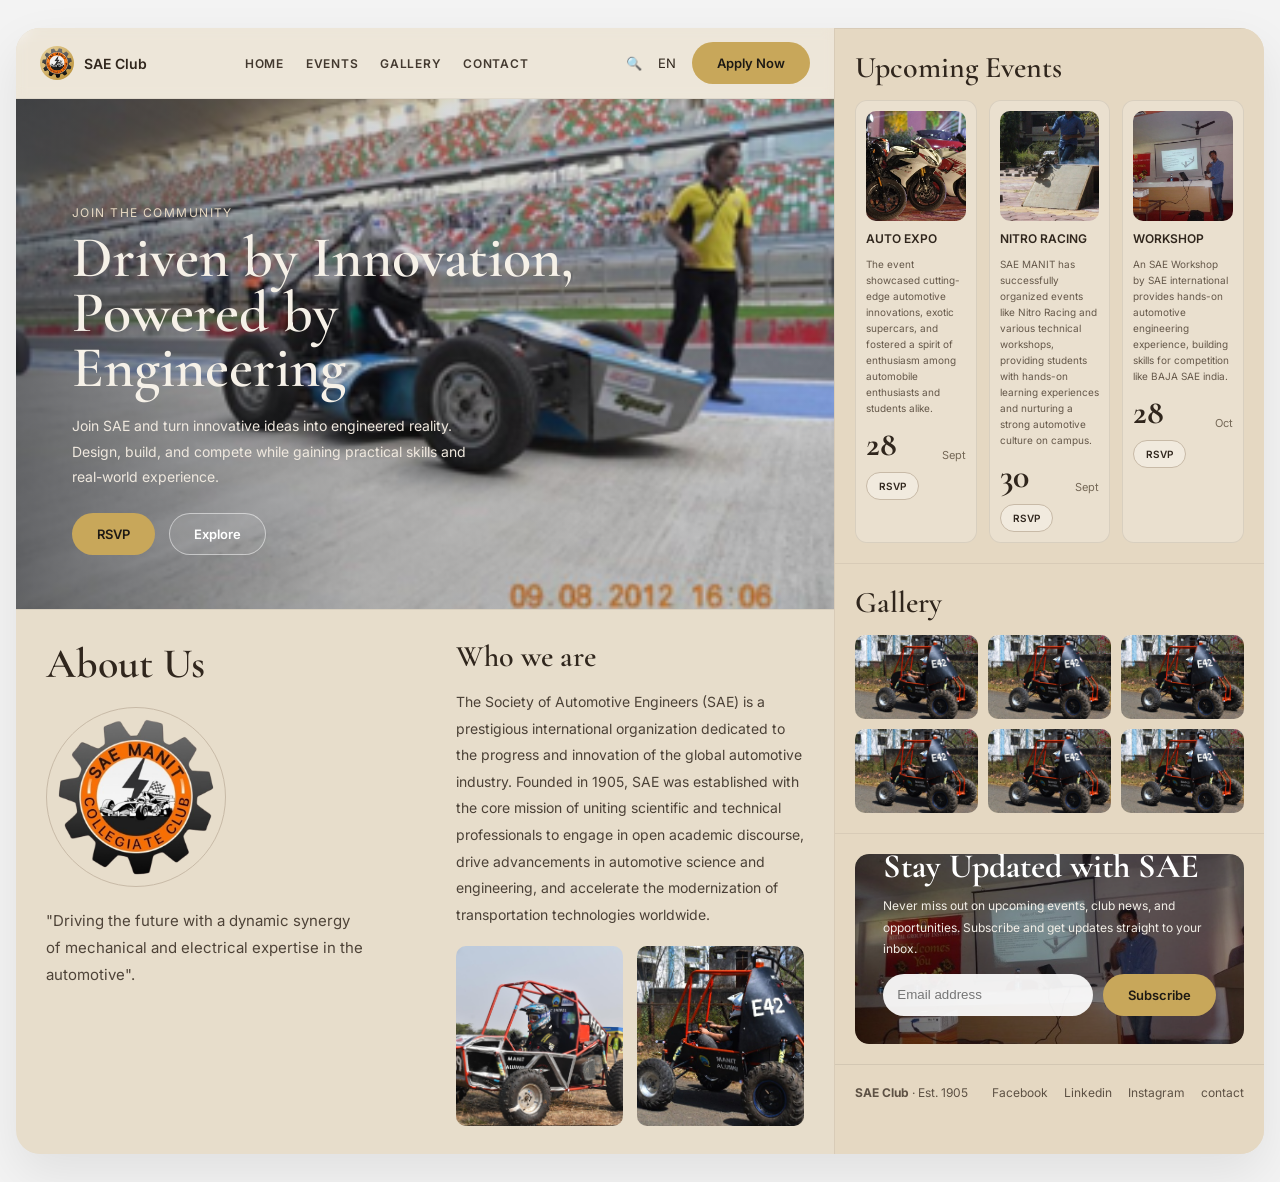
<file: sae.html>
<!doctype html>
<html lang="en">
  <head>
    <meta charset="UTF-8" />
    <meta name="viewport" content="width=device-width, initial-scale=1.0" />
    <title>SAE Club [Manitify]</title>
    <link rel="preconnect" href="https://fonts.googleapis.com" />
    <link rel="preconnect" href="https://fonts.gstatic.com" crossorigin />
    <link
      href="https://fonts.googleapis.com/css2?family=Cormorant+Garamond:wght@400;500;600;700&family=Inter:wght@300;400;500;600;700&display=swap"
      rel="stylesheet"
    />
    <link rel="stylesheet" href="saestyle.css">
  </head>
  <body>
    <div class="page-wrap">
      <div class="board">
        <div class="grid">
          <div class="left">
            <header class="topbar">
              <div class="brand">
                <div class="brand-badge">
                    <img src="sae_logos-removebg-preview.png" alt="logo">
                </div>
                SAE Club
              </div>
              <nav class="nav">
                <a href="#">Home</a>
                <a href="#">Events</a>
                <a href="#">Gallery</a>
                <a href="#">Contact</a>
              </nav>
              <div class="top-actions">
                <span>🔍</span>
                <span>EN</span>
                <a class="btn gold" href="https://l.instagram.com/?u=https%3A%2F%2Fdocs.google.com%2Fforms%2Fd%2Fe%2F1FAIpQLSfcKf4bvOCQIa-UQPQzBfMNJTKiF__4ZNoJ9MTHZr8auMYGJw%2Fviewform%3Fusp%3Ddialog%26utm_source%3Dig%26utm_medium%3Dsocial%26utm_content%3Dlink_in_bio%26fbclid%3DPAZXh0bgNhZW0CMTEAc3J0YwZhcHBfaWQMMjU2MjgxMDQwNTU4AAGnEe4gRqsa-L0KjKvMuTRDu0XFzozH6xp91ps7z3Kod71KvO0zOPk8e0jmS5s_aem_3jyawyu3oZVXab-UEEfO-w&e=AT4SBwMhDBb-gKqkaV5rjUgg4_S2bHwmv3_gg8FDnyAhnoefIhq8wvHfRiHmo0VRd31y26FA0VVonT0SF0zUkFZ0eJGwndnE1H0vIlikQA">Apply Now</a>
              </div>    
            </header>
            <section class="hero">
              <img
                src="sae pic1.png"
                alt="Campus"
              />
              <div class="hero-content">
                <div class="eyebrow">Join the community</div>
                <h1>Driven by Innovation, Powered by Engineering</h1>
                <p>
                  Join SAE and turn innovative ideas into engineered reality. Design, build, and compete while gaining practical
                  skills and real-world experience.
                </p>
                <div class="hero-actions">
                  <a href="#" class="btn gold">RSVP</a>
                  <a href="#" class="btn ghost">Explore</a>
                </div>
              </div>
            </section>
            <section class="section about-grid">
              <div>
                <h2 class="title">About Us</h2>
                <div class="stamp">
                    <img src="sae_logos-removebg-preview.png" alt=""></div>
                <p class="quote">
                  "Driving the future with a dynamic synergy of mechanical and electrical expertise in the automotive".
                </p>
              </div>
              <div class="about-text">
                <h3>Who we are</h3>
                <p>
                  The Society of Automotive Engineers (SAE) is a prestigious international organization dedicated to the progress
                  and innovation of the global automotive industry. Founded in 1905, SAE was established with the core mission of uniting 
                  scientific and technical professionals to engage in open academic discourse, drive advancements in automotive science and
                  engineering, and accelerate the modernization of transportation technologies worldwide.
                </p>
                <div class="about-images">
                  <img
                    src="sae ebaja 2.png"
                    alt="SAE"
                  />
                  <img
                    src="sae ebaja.png"
                    alt="SAE"
                  />
                </div>
              </div>
            </section>
          </div>
          <aside class="right">
            <section class="section">
              <h3 class="side-title">Upcoming Events</h3>
              <div class="cards3">
                <div class="event-card">
                  <img
                    src="autoexpo sae.png"
                    alt="Event 1"
                  />
                  <h4>AUTO EXPO</h4>
                  <p>
                    The event showcased cutting-edge automotive innovations, 
                    exotic supercars, and fostered a spirit of enthusiasm among 
                    automobile enthusiasts and students alike.
                  </p>
                  <div class="date-row">
                    <strong>28</strong><span>Sept</span>
                  </div>
                  <span class="mini-btn">RSVP</span>
                </div>
                <div class="event-card">
                  <img
                    src="nitroracing sae.png"
                    alt="Event 2"
                  />
                  <h4>NITRO RACING</h4>
                  <p>
                     SAE MANIT has successfully organized events like Nitro Racing
                     and various technical workshops, providing students with hands-on learning experiences 
                     and nurturing a strong automotive culture on campus.


                  </p>
                  <div class="date-row">
                    <strong>30</strong><span>Sept</span>
                  </div>
                  <span class="mini-btn">RSVP</span>
                </div>
                <div class="event-card">
                  <img
                    src="workshop sae.png"
                    alt="Event 3"
                  />
                  <h4>WORKSHOP</h4>
                  <p>
                   An SAE Workshop by SAE international provides hands-on automotive engineering experience,
                   building skills for competition like BAJA SAE india.
                  </p>
                  <div class="date-row">
                    <strong>28</strong><span>Oct</span>
                  </div>
                  <span class="mini-btn">RSVP</span>
                </div>
              </div>
            </section>
            <section class="section">
              <h3 class="side-title">Gallery</h3>
              <div class="gallery-grid">
                <img
                  src="sae ebaja.png"
                  alt="Gallery 1"
                />
                <img
                  src="sae ebaja.png"
                  alt="Gallery 2"
                />
                <img
                  src="sae ebaja.png"
                  alt="Gallery 3"
                />
                <img
                  src="sae ebaja.png"
                  alt="Gallery 4"
                />
                <img
                  src="sae ebaja.png"
                  alt="Gallery 5"
                />
                <img
                  src="sae ebaja.png"
                  alt="Gallery 6"
                />
              </div>
            </section>
            <section class="section">
              <div class="newsletter">
                <img
                  src="workshop sae.png"
                  alt="Newsletter"
                />
                <div class="newsletter-content">
                  <h3>Stay Updated with SAE</h3>
                  <p>
                    Never miss out on upcoming events, club news, and
                    opportunities. Subscribe and get updates straight to your
                    inbox.
                  </p>
                  <form class="newsletter-form">
                    <input type="email" placeholder="Email address" />
                    <a href="#" class="btn gold">Subscribe</a>
                  </form>
                </div>
              </div>
            </section>
            <div class="footer">
              <div><strong>SAE Club</strong> · Est. 1905</div>
              <div class="footer-nav">
                <a href="https://shorturl.at/s5oAv">Facebook</a>
                <a href="https://shorturl.at/62GJu">Linkedin</a>
                <a href="https://www.instagram.com/sae_manit/">Instagram</a>
                <a href="#">contact</a>
              </div>
            </div>
          </aside>
        </div>
      </div>
    </div>
  </body>
</html>
</file>
<file: saestyle.css>
:root {
  --bg: #e7ddcb;
  --panel: #efe7d8;
  --card: #f7f0e4;
  --text: #30261d;
  --muted: #7d7062;
  --line: #c8baa7;
  --gold: #c8a75a;
  --dark: #111318;
  --shadow: 0 12px 30px rgba(40, 31, 20, 0.08);
  --radius: 18px;
}
* {
  margin: 0;
  padding: 0;
  box-sizing: border-box;
}
body {
  font-family: "Inter", sans-serif;
  background: #f3f3f3;
  color: var(--text);
}
img {
  width: 100%;
  display: block;
  object-fit: cover;
}
a {
  text-decoration: none;
  color: inherit;
}
.page-wrap {
  max-width: 1280px;
  margin: 28px auto;
  padding: 0 16px;
}
.board {
  background: var(--bg);
  border-radius: 24px;
  overflow: hidden;
  box-shadow: 0 20px 50px rgba(0, 0, 0, 0.08);
}
.grid {
  display: grid;
  grid-template-columns: 2fr 1.05fr;
  gap: 0;
}
.left,
.right {
  min-width: 0;
}
.topbar {
  display: flex;
  align-items: center;
  justify-content: space-between;
  padding: 14px 24px;
  background: rgba(255, 255, 255, 0.28);
  backdrop-filter: blur(6px);
  border-bottom: 1px solid rgba(0, 0, 0, 0.06);
}
.brand {
  display: flex;
  align-items: center;
  gap: 10px;
  font-size: 14px;
  font-weight: 600;
}
.brand-badge {
  width: 34px;
  height: 34px;
  border-radius: 50%;
  background: linear-gradient(135deg, #e8d4a0, #b98d32);
  display: grid;
  place-items: center;
  color: #fff;
  font-weight: 700;
  font-size: 13px;
}
.nav {
  display: flex;
  gap: 22px;
  font-size: 12px;
  font-weight: 600;
  letter-spacing: 0.06em;
  text-transform: uppercase;
}
.nav a {
  opacity: 0.9;
}
.top-actions {
  display: flex;
  align-items: center;
  gap: 16px;
  font-size: 13px;
}
.hero {
  position: relative;
  min-height: 510px;
  overflow: hidden;
}
.hero img {
  height: 510px;
}
.hero::after {
  content: "";
  position: absolute;
  inset: 0;
  background: linear-gradient(
    90deg,
    rgba(17, 19, 24, 0.55) 0%,
    rgba(17, 19, 24, 0.18) 42%,
    rgba(17, 19, 24, 0.06) 100%
  );
}
.hero-content {
  position: absolute;
  left: 56px;
  bottom: 54px;
  z-index: 2;
  max-width: 520px;
  color: #f6f1e8;
}
.eyebrow {
  font-size: 12px;
  letter-spacing: 0.12em;
  text-transform: uppercase;
  color: #e7d9c3;
  margin-bottom: 10px;
}
.hero h1 {
  font-family: "Cormorant Garamond", serif;
  font-size: 58px;
  line-height: 0.95;
  font-weight: 600;
  margin-bottom: 18px;
}
.hero p {
  font-size: 14px;
  line-height: 1.8;
  color: #efe8de;
  max-width: 420px;
}
.hero-actions {
  margin-top: 24px;
  display: flex;
  gap: 14px;
  align-items: center;
}
.btn {
  padding: 12px 24px;
  border-radius: 999px;
  font-size: 13px;
  font-weight: 600;
  border: 1px solid transparent;
}
.btn.gold {
  background: var(--gold);
  color: #1e1a14;
}
.btn.ghost {
  border-color: rgba(255, 255, 255, 0.5);
  color: #fff;
  background: rgba(255, 255, 255, 0.08);
}
.section {
  padding: 28px 30px;
  border-top: 1px solid rgba(0, 0, 0, 0.06);
}
.about-grid {
  display: grid;
  grid-template-columns: 1.1fr 1fr;
  gap: 26px;
  align-items: start;
}
.title {
  font-family: "Cormorant Garamond", serif;
  font-size: 42px;
  font-weight: 600;
  margin-bottom: 18px;
}
.stamp {
  width: 180px;
  height: 180px;
  border: 1px solid var(--line);
  border-radius: 50%;
  display: grid;
  place-items: center;
  color: #b7a38a;
  font-size: 14px;
  letter-spacing: 0.14em;
  text-transform: uppercase;
  margin-bottom: 20px;
}
.quote {
  font-size: 15px;
  line-height: 1.8;
  max-width: 320px;
  color: #4e4338;
}
.about-text h3,
.side-title {
  font-family: "Cormorant Garamond", serif;
  font-size: 30px;
  font-weight: 600;
  margin-bottom: 14px;
}
.about-text p {
  font-size: 14px;
  line-height: 1.9;
  color: #4b4137;
  margin-bottom: 18px;
}
.about-images {
  display: grid;
  grid-template-columns: 1fr 1fr;
  gap: 14px;
}
.about-images img,
.event-card img,
.gallery-grid img,
.newsletter img {
  border-radius: 10px;
  height: 180px;
}
.right {
  background: #e5d8c2;
  border-left: 1px solid rgba(0, 0, 0, 0.06);
}
.right .section {
  padding: 20px;
}
.cards3 {
  display: grid;
  grid-template-columns: repeat(3, 1fr);
  gap: 12px;
}
.event-card {
  background: rgba(255, 255, 255, 0.22);
  padding: 10px;
  border: 1px solid rgba(0, 0, 0, 0.08);
  border-radius: 12px;
}
.event-card img {
  height: 110px;
  margin-bottom: 10px;
}
.event-card h4 {
  font-size: 12px;
  font-weight: 600;
  margin-bottom: 8px;
  line-height: 1.4;
}
.event-card p {
  font-size: 10px;
  line-height: 1.6;
  color: #65584a;
  margin-bottom: 12px;
}
.date-row {
  display: flex;
  justify-content: space-between;
  align-items: end;
  margin-bottom: 10px;
}
.date-row strong {
  font-size: 34px;
  font-family: "Cormorant Garamond", serif;
  line-height: 1;
}
.date-row span {
  font-size: 11px;
  color: #756857;
}
.mini-btn {
  display: inline-block;
  padding: 7px 12px;
  border: 1px solid var(--line);
  border-radius: 999px;
  font-size: 10px;
  font-weight: 600;
  background: rgba(255, 255, 255, 0.3);
}
.gallery-grid {
  display: grid;
  grid-template-columns: repeat(3, 1fr);
  gap: 10px;
}
.gallery-grid img {
  height: 84px;
}
.newsletter {
  position: relative;
  border-radius: 14px;
  overflow: hidden;
}
.newsletter img {
  height: 190px;
  border-radius: 14px;
}
.newsletter::after {
  content: "";
  position: absolute;
  inset: 0;
  background: rgba(0, 0, 0, 0.38);
}
.newsletter-content {
  position: absolute;
  inset: 0;
  z-index: 2;
  padding: 28px;
  color: #fff;
  display: flex;
  flex-direction: column;
  justify-content: end;
}
.newsletter-content h3 {
  font-family: "Cormorant Garamond", serif;
  font-size: 34px;
  line-height: 1.05;
  margin-bottom: 10px;
}
.newsletter-content p {
  font-size: 12px;
  line-height: 1.8;
  color: #f2eee7;
  margin-bottom: 14px;
  max-width: 320px;
}
.newsletter-form {
  display: flex;
  gap: 10px;
  flex-wrap: wrap;
}
.newsletter-form input {
  flex: 1;
  min-width: 170px;
  padding: 12px 14px;
  border: none;
  border-radius: 999px;
  background: rgba(255, 255, 255, 0.92);
  outline: none;
}
.footer {
  display: flex;
  justify-content: space-between;
  gap: 20px;
  align-items: center;
  padding: 20px;
  border-top: 1px solid rgba(0, 0, 0, 0.08);
  font-size: 12px;
  color: #5d5144;
}
.footer-nav {
  display: flex;
  gap: 16px;
  flex-wrap: wrap;
}
@media (max-width: 1100px) {
  .grid {
    grid-template-columns: 1fr;
  }
  .right {
    border-left: none;
    border-top: 1px solid rgba(0, 0, 0, 0.06);
  }
  .hero img {
    height: 430px;
  }
  .hero {
    min-height: 430px;
  }
  .hero h1 {
    font-size: 48px;
  }
}
@media (max-width: 768px) {
  .topbar {
    padding: 12px 16px;
    flex-wrap: wrap;
    gap: 12px;
  }
  .nav {
    gap: 12px;
    flex-wrap: wrap;
  }
  .hero-content {
    left: 24px;
    right: 24px;
    bottom: 28px;
  }
  .hero h1 {
    font-size: 38px;
  }
  .about-grid,
  .cards3,
  .gallery-grid {
    grid-template-columns: 1fr;
  }
  .about-images {
    grid-template-columns: 1fr;
  }
  .event-card img,
  .about-images img {
    height: 200px;
  }
  .gallery-grid img {
    height: 180px;
  }
  .title {
    font-size: 34px;
  }
  .newsletter-content h3 {
    font-size: 28px;
  }
  .footer {
    flex-direction: column;
    align-items: flex-start;
  }
}
</file>
